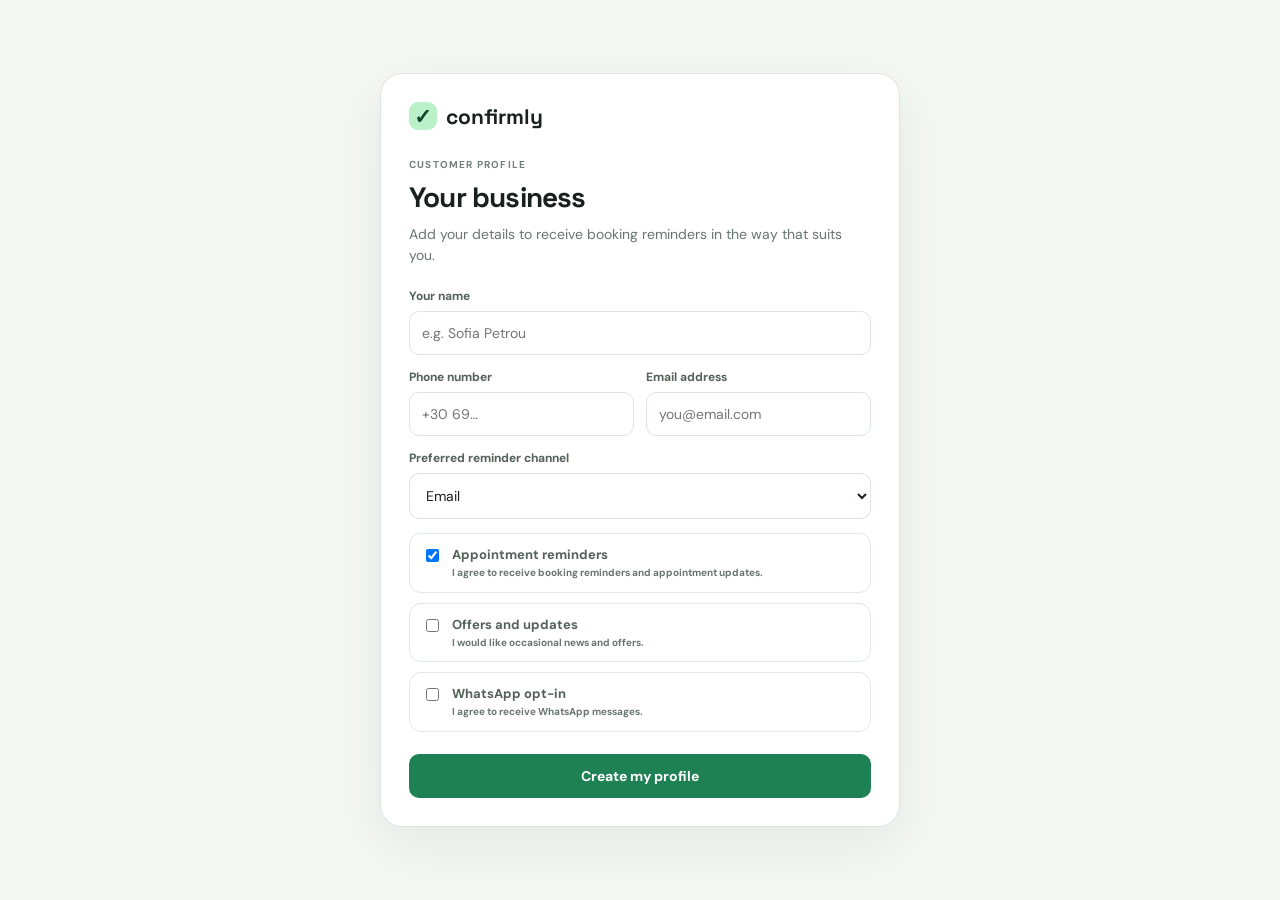
<file: intake.html>
<!doctype html><html lang="en"><head><meta charset="UTF-8"><meta name="viewport" content="width=device-width,initial-scale=1"><title>Join Confirmly</title><link rel="preconnect" href="https://fonts.googleapis.com"><link rel="preconnect" href="https://fonts.gstatic.com" crossorigin><link href="https://fonts.googleapis.com/css2?family=DM+Sans:wght@400;500;600;700&family=Space+Grotesk:wght@600;700&display=swap" rel="stylesheet"><style>:root{--ink:#19211e;--muted:#68756e;--line:#dce6de;--green:#1d8154;--mint:#dff4e5}*{box-sizing:border-box}body{margin:0;background:#f5f8f5;color:var(--ink);font-family:'DM Sans',sans-serif;min-height:100vh;display:grid;place-items:center;padding:22px}.card{width:min(520px,100%);background:#fff;border:1px solid var(--line);border-radius:22px;padding:28px;box-shadow:0 18px 60px rgba(27,55,38,.08)}.brand{display:flex;align-items:center;gap:9px;font:700 21px 'Space Grotesk'}.mark{display:grid;place-items:center;width:28px;height:28px;background:#baf1c9;color:#16412a;border-radius:9px}.eyebrow{margin:28px 0 8px;color:#718078;font-size:10px;font-weight:700;letter-spacing:.12em}.business{margin:0;font:700 28px 'Space Grotesk';letter-spacing:-.8px}.copy{margin:9px 0 22px;color:var(--muted);font-size:14px;line-height:1.5}label{display:grid;gap:7px;color:#536159;font-size:12px;font-weight:700;margin:0 0 14px}input,select{width:100%;border:1px solid var(--line);border-radius:10px;background:#fff;padding:12px;font:14px 'DM Sans';color:var(--ink)}.grid{display:grid;grid-template-columns:1fr 1fr;gap:12px}.consent{display:flex;gap:10px;align-items:flex-start;padding:12px;border:1px solid #e1e9e3;border-radius:12px;margin:10px 0}.consent input{width:auto;margin-top:3px}.consent strong{display:block;font-size:13px}.consent small{display:block;margin-top:3px;color:var(--muted);line-height:1.35}.submit{width:100%;margin-top:12px;border:0;border-radius:10px;padding:13px;background:var(--green);color:#fff;font:700 14px 'DM Sans';cursor:pointer}.success{display:none;text-align:center;padding:24px 8px}.success .tick{margin:auto auto 12px;display:grid;place-items:center;width:46px;height:46px;border-radius:50%;background:var(--mint);color:var(--green);font-size:24px;font-weight:700}.success h2{font:700 24px 'Space Grotesk';margin:0}.success p{color:var(--muted);line-height:1.5}@media(max-width:520px){.card{padding:22px}.grid{grid-template-columns:1fr}}</style></head><body><main class="card"><div class="brand"><span class="mark">✓</span>confirmly</div><section id="formSection"><p class="eyebrow">CUSTOMER PROFILE</p><h1 class="business" id="businessName">Your business</h1><p class="copy">Add your details to receive booking reminders in the way that suits you.</p><form id="intakeForm"><label class="full">Your name<input name="name" required autocomplete="name" placeholder="e.g. Sofia Petrou"></label><div class="grid"><label>Phone number<input name="phone" autocomplete="tel" inputmode="tel" placeholder="+30 69…"></label><label>Email address<input name="email" type="email" autocomplete="email" placeholder="you@email.com"></label></div><label>Preferred reminder channel<select name="preferredChannel"><option>Email</option><option>WhatsApp</option><option>SMS</option></select></label><label class="consent"><input type="checkbox" name="reminderConsent" checked required><span><strong>Appointment reminders</strong><small>I agree to receive booking reminders and appointment updates.</small></span></label><label class="consent"><input type="checkbox" name="marketingConsent"><span><strong>Offers and updates</strong><small>I would like occasional news and offers.</small></span></label><label class="consent"><input type="checkbox" name="whatsappOptIn"><span><strong>WhatsApp opt-in</strong><small>I agree to receive WhatsApp messages.</small></span></label><button class="submit" type="submit">Create my profile</button></form></section><section class="success" id="successSection"><div class="tick">✓</div><h2>You’re all set.</h2><p>Your details have been submitted to the business. You can close this page.</p></section></main><script>const p=new URLSearchParams(location.search),business=p.get('business')||'Your business',workspace=p.get('workspace')||'';document.getElementById('businessName').textContent=business;document.getElementById('intakeForm').addEventListener('submit',async e=>{e.preventDefault();const fd=new FormData(e.currentTarget),data={workspaceKey:workspace,name:String(fd.get('name')||'').trim(),phone:String(fd.get('phone')||'').trim(),email:String(fd.get('email')||'').trim().toLowerCase(),preferredChannel:fd.get('preferredChannel'),reminderConsent:fd.get('reminderConsent')==='on',marketingConsent:fd.get('marketingConsent')==='on',whatsappOptIn:fd.get('whatsappOptIn')==='on'};if(!data.phone&&!data.email){alert('Add a phone number or email address.');return}const submit=e.currentTarget.querySelector('button[type=submit]');submit.disabled=true;submit.textContent='Saving profile…';try{const r=await fetch('/api/customer-intake',{method:'POST',headers:{'Content-Type':'application/json'},body:JSON.stringify(data)});const payload=await r.json().catch(()=>({}));if(!r.ok)throw new Error(payload.error||'Could not save your profile.');document.getElementById('formSection').style.display='none';document.getElementById('successSection').style.display='block'}catch(error){alert(error.message||'Could not save your profile. Please ask the business to try again.');submit.disabled=false;submit.textContent='Create my profile'}})</script></body></html>
</file>
